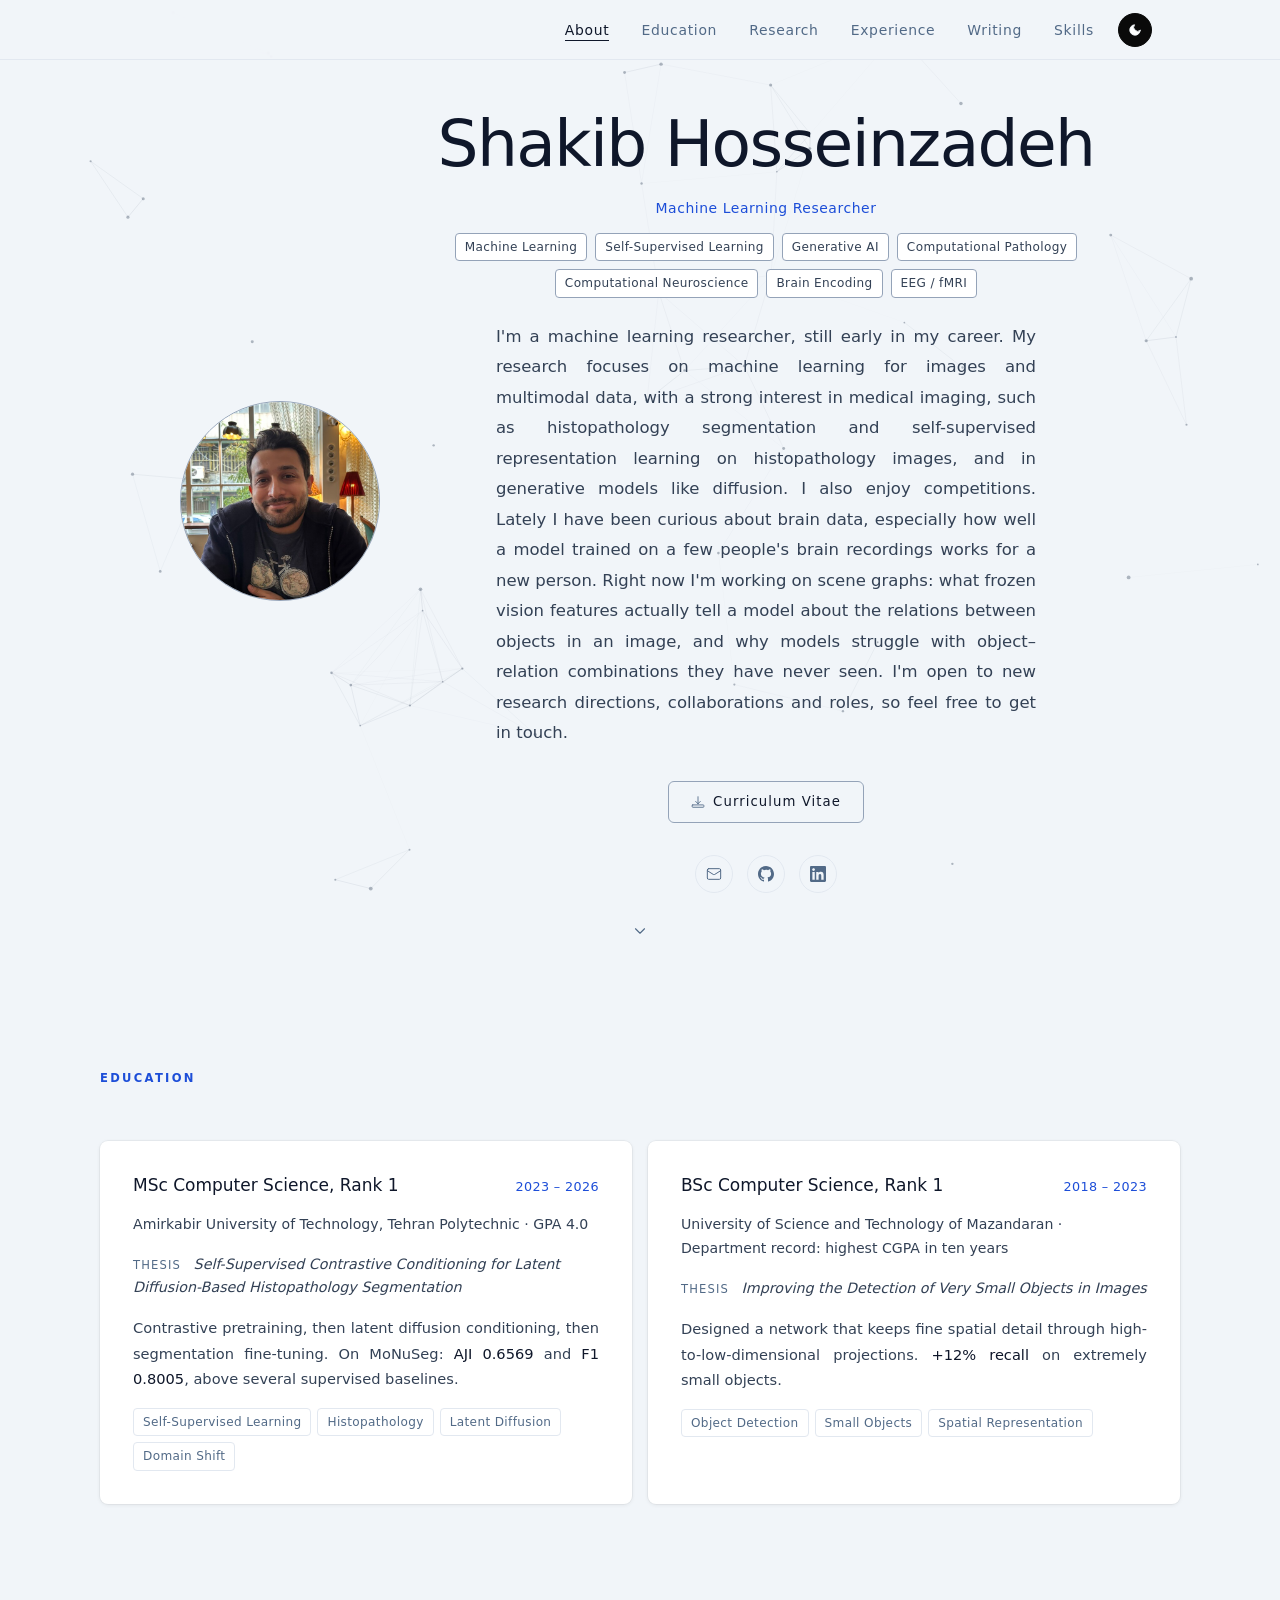
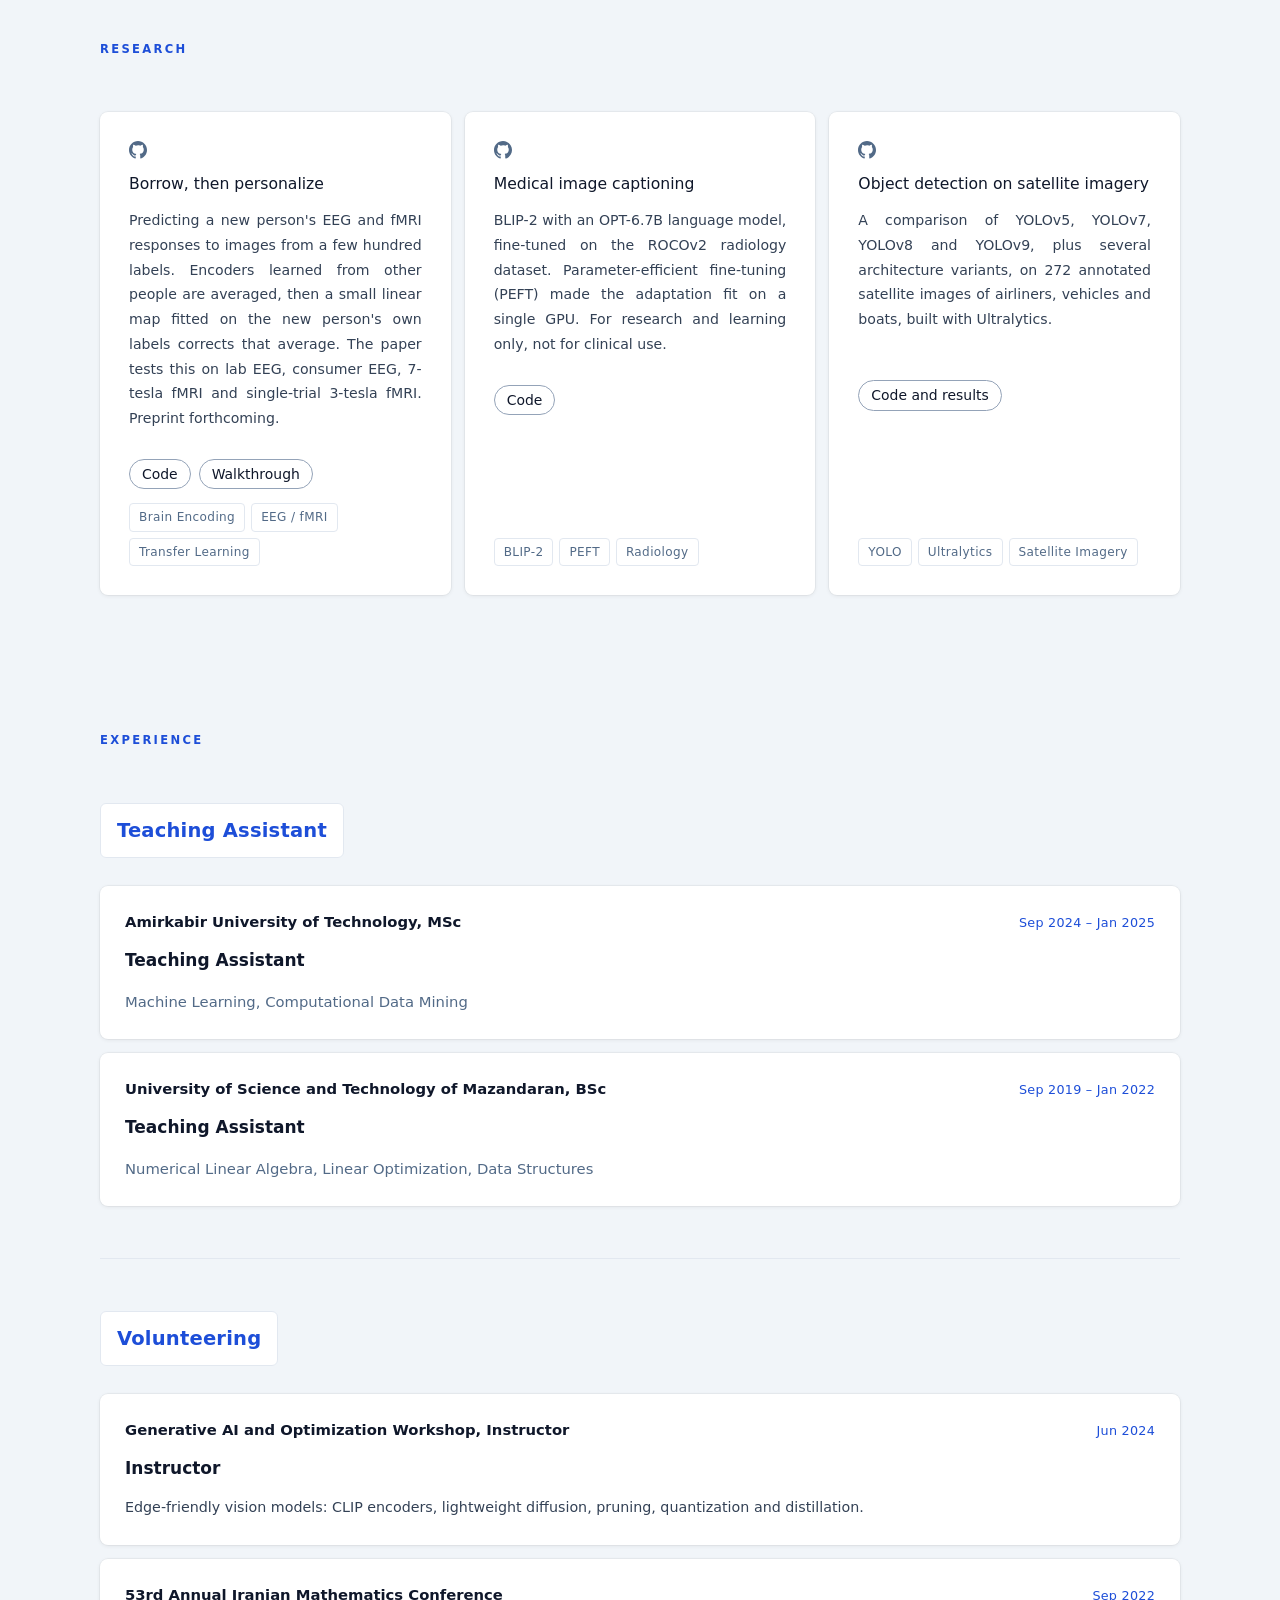
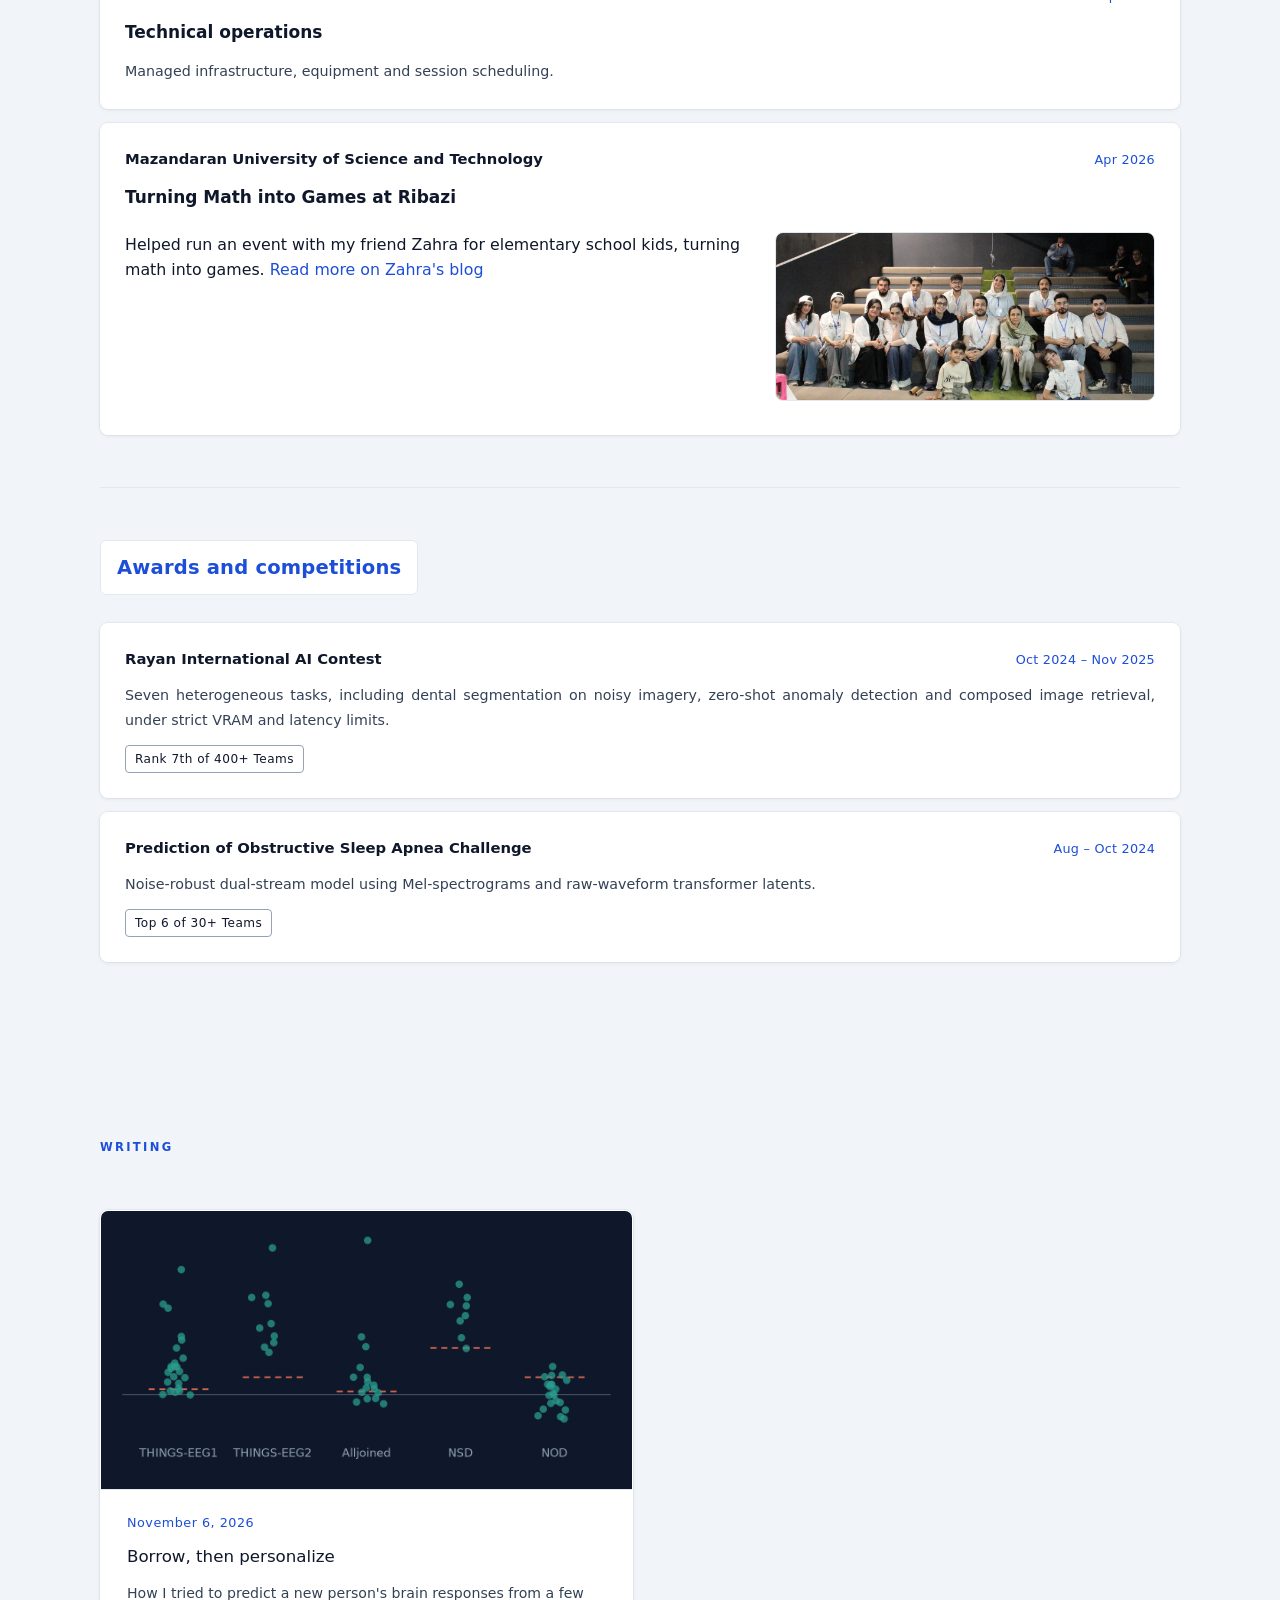
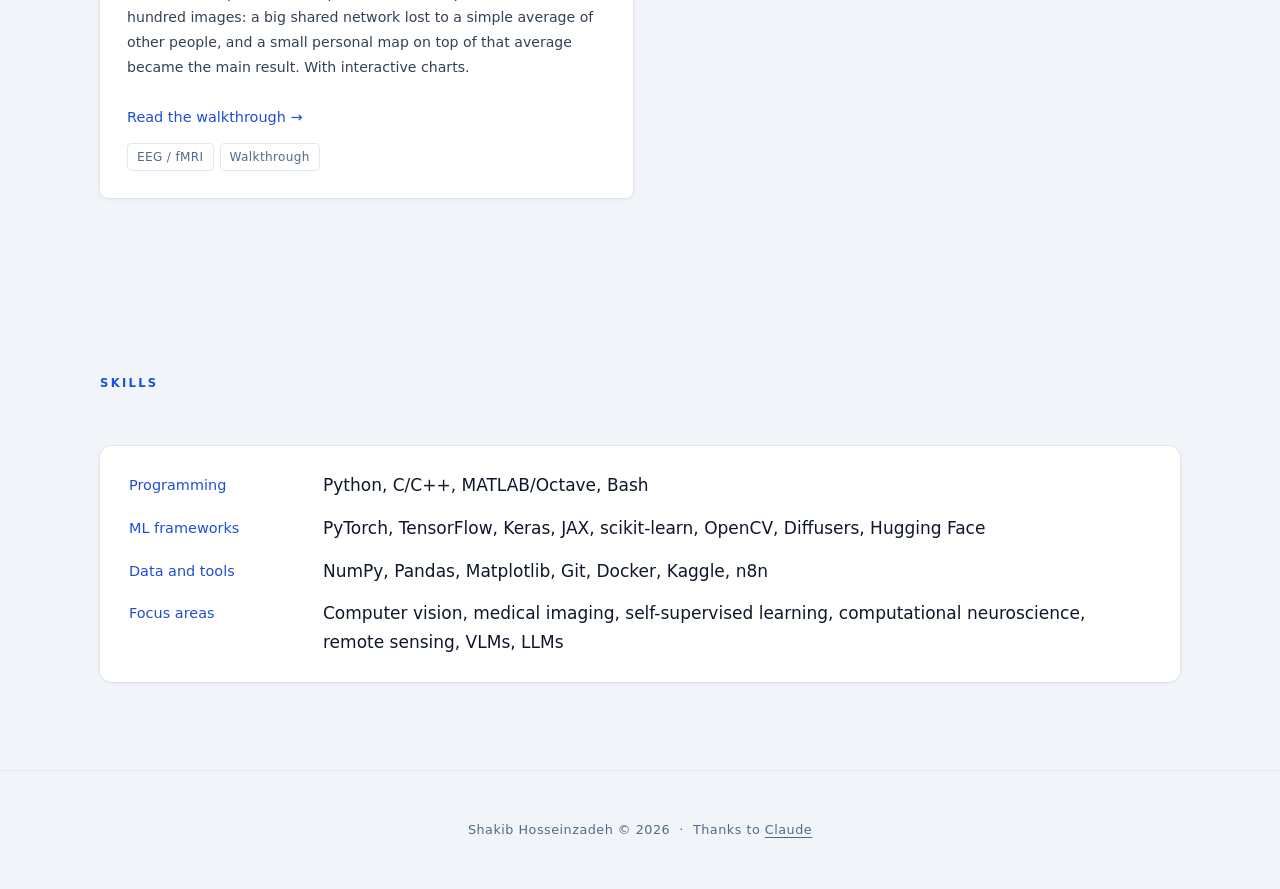
<file: index.html>
<!DOCTYPE html>
<html lang="en">
<head>
  <meta charset="UTF-8">
  <meta name="viewport" content="width=device-width, initial-scale=1.0">
  <title>Shakib Hosseinzadeh</title>
  <meta name="description" content="Shakib Hosseinzadeh: Machine Learning Researcher. Self-Supervised Learning, Generative AI, Computational Pathology.">
  <link rel="icon" type="image/svg+xml" href="assets/icons/favicon.svg">
  <link rel="icon" type="image/png" sizes="32x32" href="assets/icons/favicon-32.png">
  <link rel="icon" href="favicon.ico" sizes="any">
  <link rel="apple-touch-icon" href="assets/icons/apple-touch-icon.png">
  <link rel="stylesheet" href="css/style.css?v=20261121j">
  <script>
    document.documentElement.setAttribute(
      'data-theme', localStorage.getItem('theme') || 'light'
    );
  </script>
</head>
<body>

  <canvas id="stars"></canvas>

  <!-- ============ NAV ============ -->
  <nav id="nav">
    <div class="nav-inner">
      <div class="nav-right">
        <button class="theme-toggle" id="theme-toggle" aria-label="Toggle theme">
          <svg id="icon-sun" viewBox="0 0 24 24" fill="none" stroke="currentColor" stroke-width="1.5" stroke-linecap="round" stroke-linejoin="round" xmlns="http://www.w3.org/2000/svg">
            <circle cx="12" cy="12" r="4"/>
            <path d="M12 2v2M12 20v2M4.93 4.93l1.41 1.41M17.66 17.66l1.41 1.41M2 12h2M20 12h2M4.93 19.07l1.41-1.41M17.66 6.34l1.41-1.41"/>
          </svg>
          <svg id="icon-moon" viewBox="0 0 24 24" fill="none" stroke="currentColor" stroke-width="1.5" stroke-linecap="round" stroke-linejoin="round" xmlns="http://www.w3.org/2000/svg">
            <path d="M21 12.79A9 9 0 1 1 11.21 3 7 7 0 0 0 21 12.79z"/>
          </svg>
        </button>
        <button class="hamburger" id="hamburger" aria-label="Toggle navigation">
          <span></span><span></span><span></span>
        </button>
        <ul class="nav-links" id="nav-links">
          <li><a href="#about" data-section="about">About</a></li>
          <li><a href="#education" data-section="education">Education</a></li>
          <li><a href="#projects" data-section="projects">Research</a></li>
          <li><a href="#experience" data-section="experience">Experience</a></li>
          <li><a href="#blog" data-section="blog">Writing</a></li>
          <li><a href="#skills" data-section="skills">Skills</a></li>
        </ul>
      </div>
    </div>
  </nav>

  <main>

    <!-- ============ ABOUT ============ -->
    <section id="about">
      <div class="hero-outer">
        <img class="avatar reveal" src="assets/avatar/avatar1.jpg" alt="Shakib Hosseinzadeh">
        <div class="hero-content">
          <h1 class="reveal">Shakib Hosseinzadeh</h1>
          <p class="hero-affiliation reveal" style="--delay:60ms">
            Machine Learning Researcher
          </p>
          <div class="hero-tags reveal" style="--delay:100ms">
            <span class="tag">Machine Learning</span>
            <span class="tag">Self-Supervised Learning</span>
            <span class="tag">Generative AI</span>
            <span class="tag">Computational Pathology</span>
            <span class="tag">Computational Neuroscience</span>
            <span class="tag">Brain Encoding</span>
            <span class="tag">EEG / fMRI</span>
          </div>
          <p class="hero-bio reveal" style="--delay:180ms">
            I'm a machine learning researcher, still early in my career. My research focuses on machine learning for images and multimodal data, with a strong interest in medical imaging, such as histopathology segmentation and self-supervised representation learning on histopathology images, and in generative models like diffusion. I also enjoy competitions. Lately I have been curious about brain data, especially how well a model trained on a few people's brain recordings works for a new person. Right now I'm working on scene graphs: what frozen vision features actually tell a model about the relations between objects in an image, and why models struggle with object–relation combinations they have never seen. I'm open to new research directions, collaborations and roles, so feel free to get in touch.
          </p>
          <div class="hero-ctas reveal" style="--delay:240ms">
            <a href="https://drive.google.com/file/d/1gDQLF_KTYmtxlZ9K21J56DExcM-wgTAG/view?usp=sharing" class="cv-btn" target="_blank" rel="noopener">
              <svg viewBox="0 0 24 24" fill="none" stroke="currentColor" stroke-width="1.5" stroke-linecap="round" stroke-linejoin="round" xmlns="http://www.w3.org/2000/svg">
                <path d="M12 15V3m0 12-4-4m4 4 4-4"/><rect x="2" y="17" width="20" height="4" rx="1"/>
              </svg>
              Curriculum Vitae
            </a>
          </div>
          <div class="social-row reveal" style="--delay:300ms">
            <a href="mailto:mshakibhz@gmail.com" class="social-link" aria-label="Email">
              <svg viewBox="0 0 24 24" fill="none" stroke="currentColor" stroke-width="1.5" stroke-linecap="round" stroke-linejoin="round" xmlns="http://www.w3.org/2000/svg">
                <rect x="2" y="4" width="20" height="16" rx="2"/>
                <path d="m22 7-8.97 5.7a1.94 1.94 0 0 1-2.06 0L2 7"/>
              </svg>
            </a>
            <a href="https://github.com/shakkak" target="_blank" rel="noopener" class="social-link" aria-label="GitHub">
              <svg viewBox="0 0 24 24" fill="currentColor" xmlns="http://www.w3.org/2000/svg">
                <path d="M12 0C5.374 0 0 5.373 0 12c0 5.302 3.438 9.8 8.207 11.387.599.111.793-.261.793-.577v-2.234c-3.338.726-4.033-1.416-4.033-1.416-.546-1.387-1.333-1.756-1.333-1.756-1.089-.745.083-.729.083-.729 1.205.084 1.839 1.237 1.839 1.237 1.07 1.834 2.807 1.304 3.492.997.107-.775.418-1.305.762-1.604-2.665-.305-5.467-1.334-5.467-5.931 0-1.311.469-2.381 1.236-3.221-.124-.303-.535-1.524.117-3.176 0 0 1.008-.322 3.301 1.23A11.509 11.509 0 0 1 12 5.803c1.02.005 2.047.138 3.006.404 2.291-1.552 3.297-1.23 3.297-1.23.653 1.653.242 2.874.118 3.176.77.84 1.235 1.911 1.235 3.221 0 4.609-2.807 5.624-5.479 5.921.43.372.823 1.102.823 2.222v3.293c0 .319.192.694.801.576C20.566 21.797 24 17.3 24 12c0-6.627-5.373-12-12-12z"/>
              </svg>
            </a>
            <a href="https://www.linkedin.com/in/m-shakib-hosseinzadeh/" target="_blank" rel="noopener" class="social-link" aria-label="LinkedIn">
              <svg viewBox="0 0 24 24" fill="currentColor" xmlns="http://www.w3.org/2000/svg">
                <path d="M20.447 20.452h-3.554v-5.569c0-1.328-.027-3.037-1.852-3.037-1.853 0-2.136 1.445-2.136 2.939v5.667H9.351V9h3.414v1.561h.046c.477-.9 1.637-1.85 3.37-1.85 3.601 0 4.267 2.37 4.267 5.455v6.286zM5.337 7.433c-1.144 0-2.063-.926-2.063-2.065 0-1.138.92-2.063 2.063-2.063 1.14 0 2.064.925 2.064 2.063 0 1.139-.925 2.065-2.064 2.065zm1.782 13.019H3.555V9h3.564v11.452zM22.225 0H1.771C.792 0 0 .774 0 1.729v20.542C0 23.227.792 24 1.771 24h20.451C23.2 24 24 23.227 24 22.271V1.729C24 .774 23.2 0 22.222 0h.003z"/>
              </svg>
            </a>
          </div>
        </div>
      </div>
      <div class="scroll-hint">
        <svg viewBox="0 0 24 24" fill="none" stroke="currentColor" stroke-width="1.5" stroke-linecap="round" stroke-linejoin="round" xmlns="http://www.w3.org/2000/svg">
          <polyline points="6 9 12 15 18 9"/>
        </svg>
      </div>
    </section>

  <section id="education">
    <div class="section-inner">
      <p class="section-label reveal">Education</p>
      <div class="edu-grid">
          <div class="card reveal" style="--delay:0ms">
            <div class="card-header">
              <span class="card-degree">MSc Computer Science, Rank 1</span>
              <span class="card-date">2023 – 2026</span>
            </div>
            <p class="card-inst">Amirkabir University of Technology, Tehran Polytechnic · GPA 4.0</p>
            <p class="card-thesis">
              <span class="thesis-label">Thesis</span>
              Self-Supervised Contrastive Conditioning for Latent Diffusion-Based Histopathology Segmentation
            </p>
            <p class="card-desc">Contrastive pretraining, then latent diffusion conditioning, then segmentation fine-tuning. On MoNuSeg: <span class="metric">AJI 0.6569</span> and <span class="metric">F1 0.8005</span>, above several supervised baselines.</p>
            <div class="tags"><span class="tag">Self-Supervised Learning</span><span class="tag">Histopathology</span><span class="tag">Latent Diffusion</span><span class="tag">Domain Shift</span></div>
          </div>
          <div class="card reveal" style="--delay:120ms">
            <div class="card-header">
              <span class="card-degree">BSc Computer Science, Rank 1</span>
              <span class="card-date">2018 – 2023</span>
            </div>
            <p class="card-inst">University of Science and Technology of Mazandaran · Department record: highest CGPA in ten years</p>
            <p class="card-thesis">
              <span class="thesis-label">Thesis</span>
              Improving the Detection of Very Small Objects in Images
            </p>
            <p class="card-desc">Designed a network that keeps fine spatial detail through high-to-low-dimensional projections. <span class="metric">+12% recall</span> on extremely small objects.</p>
            <div class="tags"><span class="tag">Object Detection</span><span class="tag">Small Objects</span><span class="tag">Spatial Representation</span></div>
          </div>
      </div>
    </div>
  </section>

  <section id="projects">
    <div class="section-inner">
      <p class="section-label reveal">Research</p>
      <div class="projects-grid">
          <div class="project-card reveal" style="--delay:0ms">
            <svg class="gh-icon" viewBox="0 0 24 24" fill="currentColor" xmlns="http://www.w3.org/2000/svg">
              <path d="M12 0C5.374 0 0 5.373 0 12c0 5.302 3.438 9.8 8.207 11.387.599.111.793-.261.793-.577v-2.234c-3.338.726-4.033-1.416-4.033-1.416-.546-1.387-1.333-1.756-1.333-1.756-1.089-.745.083-.729.083-.729 1.205.084 1.839 1.237 1.839 1.237 1.07 1.834 2.807 1.304 3.492.997.107-.775.418-1.305.762-1.604-2.665-.305-5.467-1.334-5.467-5.931 0-1.311.469-2.381 1.236-3.221-.124-.303-.535-1.524.117-3.176 0 0 1.008-.322 3.301 1.23A11.509 11.509 0 0 1 12 5.803c1.02.005 2.047.138 3.006.404 2.291-1.552 3.297-1.23 3.297-1.23.653 1.653.242 2.874.118 3.176.77.84 1.235 1.911 1.235 3.221 0 4.609-2.807 5.624-5.479 5.921.43.372.823 1.102.823 2.222v3.293c0 .319.192.694.801.576C20.566 21.797 24 17.3 24 12c0-6.627-5.373-12-12-12z"/>
            </svg>
            <h3>Borrow, then personalize</h3>
            <p>Predicting a new person's EEG and fMRI responses to images from a few hundred labels. Encoders learned from other people are averaged, then a small linear map fitted on the new person's own labels corrects that average. The paper tests this on lab EEG, consumer EEG, 7-tesla fMRI and single-trial 3-tesla fMRI. Preprint forthcoming.</p>
            <p class="card-links"><a href="https://github.com/Shakkak/Borrow-then-Personalize-EEG-fMRI-Brain-Encoding-with-Limited-Labels" target="_blank" rel="noopener">Code</a> <a href="projects/posts/eeg-fmri-borrow-personalize/">Walkthrough</a></p>
            <div class="tags"><span class="tag">Brain Encoding</span><span class="tag">EEG / fMRI</span><span class="tag">Transfer Learning</span></div>
          </div>
          <div class="project-card reveal" style="--delay:100ms">
            <svg class="gh-icon" viewBox="0 0 24 24" fill="currentColor" xmlns="http://www.w3.org/2000/svg">
              <path d="M12 0C5.374 0 0 5.373 0 12c0 5.302 3.438 9.8 8.207 11.387.599.111.793-.261.793-.577v-2.234c-3.338.726-4.033-1.416-4.033-1.416-.546-1.387-1.333-1.756-1.333-1.756-1.089-.745.083-.729.083-.729 1.205.084 1.839 1.237 1.839 1.237 1.07 1.834 2.807 1.304 3.492.997.107-.775.418-1.305.762-1.604-2.665-.305-5.467-1.334-5.467-5.931 0-1.311.469-2.381 1.236-3.221-.124-.303-.535-1.524.117-3.176 0 0 1.008-.322 3.301 1.23A11.509 11.509 0 0 1 12 5.803c1.02.005 2.047.138 3.006.404 2.291-1.552 3.297-1.23 3.297-1.23.653 1.653.242 2.874.118 3.176.77.84 1.235 1.911 1.235 3.221 0 4.609-2.807 5.624-5.479 5.921.43.372.823 1.102.823 2.222v3.293c0 .319.192.694.801.576C20.566 21.797 24 17.3 24 12c0-6.627-5.373-12-12-12z"/>
            </svg>
            <h3>Medical image captioning</h3>
            <p>BLIP-2 with an OPT-6.7B language model, fine-tuned on the ROCOv2 radiology dataset. Parameter-efficient fine-tuning (PEFT) made the adaptation fit on a single GPU. For research and learning only, not for clinical use.</p>
            <p class="card-links"><a href="https://github.com/Shakkak/Medical-Image-Captioning-blip2-opt-6.7b" target="_blank" rel="noopener">Code</a></p>
            <div class="tags"><span class="tag">BLIP-2</span><span class="tag">PEFT</span><span class="tag">Radiology</span></div>
          </div>
          <div class="project-card reveal" style="--delay:200ms">
            <svg class="gh-icon" viewBox="0 0 24 24" fill="currentColor" xmlns="http://www.w3.org/2000/svg">
              <path d="M12 0C5.374 0 0 5.373 0 12c0 5.302 3.438 9.8 8.207 11.387.599.111.793-.261.793-.577v-2.234c-3.338.726-4.033-1.416-4.033-1.416-.546-1.387-1.333-1.756-1.333-1.756-1.089-.745.083-.729.083-.729 1.205.084 1.839 1.237 1.839 1.237 1.07 1.834 2.807 1.304 3.492.997.107-.775.418-1.305.762-1.604-2.665-.305-5.467-1.334-5.467-5.931 0-1.311.469-2.381 1.236-3.221-.124-.303-.535-1.524.117-3.176 0 0 1.008-.322 3.301 1.23A11.509 11.509 0 0 1 12 5.803c1.02.005 2.047.138 3.006.404 2.291-1.552 3.297-1.23 3.297-1.23.653 1.653.242 2.874.118 3.176.77.84 1.235 1.911 1.235 3.221 0 4.609-2.807 5.624-5.479 5.921.43.372.823 1.102.823 2.222v3.293c0 .319.192.694.801.576C20.566 21.797 24 17.3 24 12c0-6.627-5.373-12-12-12z"/>
            </svg>
            <h3>Object detection on satellite imagery</h3>
            <p>A comparison of YOLOv5, YOLOv7, YOLOv8 and YOLOv9, plus several architecture variants, on 272 annotated satellite images of airliners, vehicles and boats, built with Ultralytics.</p>
            <p class="card-links"><a href="https://github.com/Shakkak/Results-of-Satellite-Image-Analysis-Using-YOLO-And-Ultralytics" target="_blank" rel="noopener">Code and results</a></p>
            <div class="tags"><span class="tag">YOLO</span><span class="tag">Ultralytics</span><span class="tag">Satellite Imagery</span></div>
          </div>
      </div>
    </div>
  </section>

  <section id="experience">
    <div class="section-inner">
      <p class="section-label reveal">Experience</p>

        <div class="exp-group reveal">
          <h3 class="exp-role">Teaching Assistant</h3>
          <div class="exp-items">
            <div class="exp-item reveal" style="--delay:0ms">
              <div class="exp-item-head">
                <span class="exp-inst">Amirkabir University of Technology, MSc</span>
                <span class="exp-date">Sep 2024 – Jan 2025</span>
              </div>
              <h4 class="exp-title">Teaching Assistant</h4>
              <p class="exp-detail">Machine Learning, Computational Data Mining</p>
              
              
            </div>
            <div class="exp-item reveal" style="--delay:80ms">
              <div class="exp-item-head">
                <span class="exp-inst">University of Science and Technology of Mazandaran, BSc</span>
                <span class="exp-date">Sep 2019 – Jan 2022</span>
              </div>
              <h4 class="exp-title">Teaching Assistant</h4>
              <p class="exp-detail">Numerical Linear Algebra, Linear Optimization, Data Structures</p>
              
              
            </div>
          </div>
        </div>

        <div class="exp-divider"></div>

        <div class="exp-group reveal">
          <h3 class="exp-role">Volunteering</h3>
          <div class="exp-items">
            <div class="exp-item reveal" style="--delay:0ms">
              <div class="exp-item-head">
                <span class="exp-inst">Generative AI and Optimization Workshop, Instructor</span>
                <span class="exp-date">Jun 2024</span>
              </div>
              <h4 class="exp-title">Instructor</h4>
              
              <p class="exp-desc">Edge-friendly vision models: CLIP encoders, lightweight diffusion, pruning, quantization and distillation.</p>
              
            </div>
            <div class="exp-item reveal" style="--delay:80ms">
              <div class="exp-item-head">
                <span class="exp-inst">53rd Annual Iranian Mathematics Conference</span>
                <span class="exp-date">Sep 2022</span>
              </div>
              <h4 class="exp-title">Technical operations</h4>
              
              <p class="exp-desc">Managed infrastructure, equipment and session scheduling.</p>
              
            </div>
            <div class="exp-item reveal" style="--delay:160ms">
              <div class="exp-item-head">
                <span class="exp-inst">Mazandaran University of Science and Technology</span>
                <span class="exp-date">Apr 2026</span>
              </div>
              <h4 class="exp-title">Turning Math into Games at Ribazi</h4>
              <div class="event-split">
              <div class="event-text">Helped run an event with my friend Zahra for elementary school kids, turning math into games. <a href="https://zahrakvrz.github.io/#blog:~:text=Turning%20Math%20into%20Games%20at%20Ribazi" target="_blank" rel="noopener">Read more on Zahra's blog</a></div>
              <a class="thumb-link" href="assets/ribazi/fig5.jpg" target="_blank" rel="noopener" title="Open full size"><img class="exp-thumb" src="assets/ribazi/fig5.jpg" alt="Ribazi event: elementary school students playing math games"></a>
            </div>
            </div>
          </div>
        </div>

        <div class="exp-divider"></div>

        <div class="exp-group reveal">
          <h3 class="exp-role">Awards and competitions</h3>
          <div class="exp-items">
            <div class="exp-item reveal" style="--delay:0ms">
              <div class="exp-item-head">
                <span class="exp-inst">Rayan International AI Contest</span>
                <span class="exp-date">Oct 2024 – Nov 2025</span>
              </div>
              <p class="exp-desc">Seven heterogeneous tasks, including dental segmentation on noisy imagery, zero-shot anomaly detection and composed image retrieval, under strict VRAM and latency limits.</p>
              
              
              <div class="tags"><span class="badge-solid">Rank 7th of 400+ Teams</span></div>
            </div>
            <div class="exp-item reveal" style="--delay:80ms">
              <div class="exp-item-head">
                <span class="exp-inst">Prediction of Obstructive Sleep Apnea Challenge</span>
                <span class="exp-date">Aug – Oct 2024</span>
              </div>
              <p class="exp-desc">Noise-robust dual-stream model using Mel-spectrograms and raw-waveform transformer latents.</p>
              
              
              <div class="tags"><span class="badge-solid">Top 6 of 30+ Teams</span></div>
            </div>
          </div>
        </div>

    </div>
  </section>

  <section id="blog">
    <div class="section-inner">
      <p class="section-label reveal">Writing</p>
      <div class="blog-grid">
        <a class="blog-card reveal" href="projects/posts/eeg-fmri-borrow-personalize/">
          <img class="blog-thumb" src="projects/posts/eeg-fmri-borrow-personalize/cover.png"
               alt="Each person's gain of the personal map over borrowing in five datasets" loading="lazy">
          <div class="blog-body">
            <p class="blog-date">November 6, 2026</p>
            <h3>Borrow, then personalize</h3>
            <p>How I tried to predict a new person's brain responses from a few hundred images: a big shared network lost to a simple average of other people, and a small personal map on top of that average became the main result. With interactive charts.</p>
            <p class="card-links"><span class="read-more">Read the walkthrough →</span></p>
            <div class="tags"><span class="tag">EEG / fMRI</span><span class="tag">Walkthrough</span></div>
          </div>
        </a>
      </div>
    </div>
  </section>

  <section id="skills">
    <div class="section-inner">
      <p class="section-label reveal">Skills</p>
      <dl class="skills reveal">
        <dt>Programming</dt>
        <dd>Python, C/C++, MATLAB/Octave, Bash</dd>
        <dt>ML frameworks</dt>
        <dd>PyTorch, TensorFlow, Keras, JAX, scikit-learn, OpenCV, Diffusers, Hugging Face</dd>
        <dt>Data and tools</dt>
        <dd>NumPy, Pandas, Matplotlib, Git, Docker, Kaggle, n8n</dd>
        <dt>Focus areas</dt>
        <dd>Computer vision, medical imaging, self-supervised learning, computational neuroscience, remote sensing, VLMs, LLMs</dd>
      </dl>
    </div>
  </section>

  </main>

  <footer>
    <p>Shakib Hosseinzadeh &copy; 2026 &nbsp;&middot;&nbsp; Thanks to <a href="https://claude.ai" target="_blank" rel="noopener" style="color:inherit;text-decoration:underline;text-underline-offset:3px;">Claude</a></p>
  </footer>

  <script src="js/main.js?v=v2"></script>
</body>
</html>
</file>
<file: css/style.css>
/* =========================================
   Custom Properties
   ========================================= */
:root {
  --bg:           #0a0a0a;
  --surface:      #111111;
  --border:       #1e1e1e;
  --border-hover: #3a3a3a;
  --text-1:       #f1f5f9;
  --text-2:       #a0b4c8;
  --text-3:       #94a3b8;
  --accent:       #93c5fd;
  --nav-h:        60px;
  --max-w:        1080px;
  --pad-section:  88px;
}

/* =========================================
   Light Theme Overrides
   ========================================= */
[data-theme="light"] {
  --bg:           #f1f5f9;
  --surface:      #ffffff;
  --border:       #e2e8f0;
  --border-hover: #94a3b8;
  --text-1:       #0f172a;
  --text-2:       #334155;
  --text-3:       #526a87;
  --accent:       #1d4ed8;
}

[data-theme="light"] #nav {
  background: rgba(241, 245, 249, 0.92);
}

[data-theme="light"] .nav-links {
  background: rgba(241, 245, 249, 0.97);
}

/* Cards float with shadow — no color-patch sections */
[data-theme="light"] .card,
[data-theme="light"] .project-card,
[data-theme="light"] .exp-item {
  border-color: transparent;
  box-shadow: 0 1px 4px rgba(0,0,0,0.07), 0 0 0 1px rgba(0,0,0,0.04);
}

[data-theme="light"] .card:hover,
[data-theme="light"] .project-card:hover,
[data-theme="light"] .exp-item:hover {
  border-color: transparent;
  box-shadow: 0 4px 18px rgba(0,0,0,0.1), 0 0 0 1px rgba(0,0,0,0.05);
}

/* Tags — white fill in light mode so they lift off the grey bg */
[data-theme="light"] .tag {
  background: var(--surface);
}

/* =========================================
   Reset & Base
   ========================================= */
*, *::before, *::after {
  box-sizing: border-box;
  margin: 0;
  padding: 0;
}

html {
  font-size: 17px;
  scroll-behavior: smooth;
}

body {
  background: var(--bg);
  color: var(--text-1);
  font-family: system-ui, -apple-system, BlinkMacSystemFont, 'Segoe UI', Helvetica, Arial, sans-serif;
  line-height: 1.7;
  overflow-x: hidden;
  -webkit-font-smoothing: antialiased;
}

a {
  color: inherit;
  text-decoration: none;
}

ul { list-style: none; }

/* =========================================
   Stars Canvas
   ========================================= */
#stars {
  position: fixed;
  inset: 0;
  z-index: -1;
  pointer-events: none;
}

/* =========================================
   Navigation
   ========================================= */
#nav {
  position: fixed;
  top: 0;
  left: 0;
  right: 0;
  height: var(--nav-h);
  z-index: 100;
  background: rgba(10, 10, 10, 0.78);
  backdrop-filter: blur(16px);
  -webkit-backdrop-filter: blur(16px);
  border-bottom: 1px solid var(--border);
}

.nav-inner {
  max-width: var(--max-w);
  margin: 0 auto;
  height: 100%;
  padding: 0 28px;
  display: flex;
  align-items: center;
  justify-content: flex-end;
  position: relative;
}


.nav-links {
  display: flex;
  gap: 32px;
  align-items: center;
}

.nav-links a {
  font-size: 0.82rem;
  color: var(--text-3);
  letter-spacing: 0.05em;
  position: relative;
  padding-bottom: 2px;
  transition: color 0.2s;
}

.nav-links a::after {
  content: '';
  position: absolute;
  bottom: -1px;
  left: 0;
  width: 100%;
  height: 1px;
  background: var(--text-1);
  transform: scaleX(0);
  transform-origin: left;
  transition: transform 0.25s ease;
}

.nav-links a:hover,
.nav-links a.active {
  color: var(--text-1);
}

.nav-links a:hover::after,
.nav-links a.active::after {
  transform: scaleX(1);
}

/* — Right side nav wrapper — */
.nav-right {
  display: flex;
  align-items: center;
  gap: 10px;
}

/* — Theme toggle — */
.theme-toggle {
  display: flex;
  align-items: center;
  justify-content: center;
  width: 34px;
  height: 34px;
  background: #111111;
  border: 1px solid #2a2a2a;
  border-radius: 50%;
  cursor: pointer;
  color: var(--text-3);
  flex-shrink: 0;
  transition: color 0.2s, border-color 0.2s, background 0.2s;
}

.theme-toggle:hover {
  background: #1e1e1e;
  border-color: #3a3a3a;
  color: var(--text-1);
}

.theme-toggle svg {
  width: 14px;
  height: 14px;
}




/* Moon button — dark background in light theme so it pops against white */
[data-theme="light"] .theme-toggle {
  background: #0a0a0a;
  border-color: #0a0a0a;
  color: #f1f5f9;
  transition: color 0.2s, border-color 0.2s, background 0.2s;
}

[data-theme="light"] .theme-toggle:hover {
  background: #1f2937;
  border-color: #1f2937;
  color: #ffffff;
}

/* — Hamburger — */
.hamburger {
  display: none;
  flex-direction: column;
  gap: 5px;
  background: none;
  border: none;
  cursor: pointer;
  padding: 6px 4px;
  z-index: 10;
}

.hamburger span {
  display: block;
  width: 20px;
  height: 1px;
  background: var(--text-2);
  transition: transform 0.28s ease, opacity 0.28s ease;
}

.hamburger.open span:nth-child(1) { transform: translateY(6px) rotate(45deg); }
.hamburger.open span:nth-child(2) { opacity: 0; transform: scaleX(0); }
.hamburger.open span:nth-child(3) { transform: translateY(-6px) rotate(-45deg); }

/* =========================================
   Section Common
   ========================================= */
section {
  padding: var(--pad-section) 28px;
  scroll-margin-top: var(--nav-h);
}

.section-inner {
  max-width: var(--max-w);
  margin: 0 auto;
}


.section-label {
  font-size: 0.68rem;
  font-weight: 500;
  letter-spacing: 0.2em;
  text-transform: uppercase;
  color: var(--text-3);
  margin-bottom: 52px;
}

/* =========================================
   Reveal Animation
   ========================================= */
.reveal {
  opacity: 0;
  transform: translateY(22px);
  transition:
    opacity  0.65s ease,
    transform 0.65s ease;
  transition-delay: var(--delay, 0ms);
}

.reveal.visible {
  opacity: 1;
  transform: translateY(0);
}

/* =========================================
   Hero / About
   ========================================= */
#about {
  min-height: 100dvh;
  display: flex;
  flex-direction: column;
  align-items: center;
  justify-content: center;
  text-align: center;
  padding-top: calc(var(--nav-h) + 48px);
  position: relative;
}

/* Avatar left, centred content right — the whole row is centred by #about */
.hero-outer {
  display: flex;
  align-items: center;
  gap: 52px;
  width: 100%;
  max-width: 920px;
}

.avatar {
  display: none;
  width: 200px;
  height: 200px;
  border-radius: 50%;
  object-fit: cover;
  border: 1px solid var(--border-hover);
  flex-shrink: 0;
  filter: none;
}

.has-avatar .avatar {
  display: block;
}

.hero-content {
  flex: 1;
  display: flex;
  flex-direction: column;
  align-items: center;
  text-align: center;
}

#about h1 {
  font-size: clamp(2rem, 5.5vw, 3.8rem);
  font-weight: 300;
  letter-spacing: -0.025em;
  line-height: 1.1;
  margin-bottom: 18px;
  color: var(--text-1);
}

.hero-affiliation {
  font-size: 0.82rem;
  color: var(--text-2);
  letter-spacing: 0.04em;
  margin-bottom: 12px;
}

.hero-tags {
  display: flex;
  flex-wrap: wrap;
  gap: 8px;
  justify-content: center;
  margin-bottom: 24px;
}

/* Tags in about hero — brighter so they read against dark bg */
.hero-tags .tag {
  color: var(--text-2);
  border-color: var(--border-hover);
}

.hero-bio {
  font-size: 0.97rem;
  color: var(--text-2);
  line-height: 1.85;
  margin-bottom: 32px;
  max-width: 540px;
}

/* — CV download button — */
.hero-ctas {
  display: flex;
  gap: 12px;
  justify-content: center;
  margin-bottom: 32px;
}

.cv-btn {
  display: inline-flex;
  align-items: center;
  gap: 8px;
  font-size: 0.78rem;
  letter-spacing: 0.08em;
  color: var(--text-1);
  border: 1px solid var(--border-hover);
  border-radius: 6px;
  padding: 9px 22px;
  transition: background 0.2s, border-color 0.2s, transform 0.2s;
}

.cv-btn svg {
  width: 14px;
  height: 14px;
  color: var(--text-3);
}

.cv-btn:hover {
  background: rgba(255, 255, 255, 0.06);
  border-color: var(--text-2);
  transform: translateY(-1px);
}

[data-theme="light"] .cv-btn:hover {
  background: rgba(0, 0, 0, 0.04);
}

.social-row {
  display: flex;
  gap: 14px;
  justify-content: center;
}

.social-link {
  display: flex;
  align-items: center;
  justify-content: center;
  width: 38px;
  height: 38px;
  border: 1px solid var(--border);
  border-radius: 50%;
  color: var(--text-3);
  transition: color 0.2s, border-color 0.2s;
}

.social-link:hover {
  color: var(--text-1);
  border-color: var(--border-hover);
}

.social-link svg {
  width: 16px;
  height: 16px;
}

.scroll-hint {
  position: absolute;
  bottom: 32px;
  left: 50%;
  transform: translateX(-50%);
  color: var(--text-3);
  animation: bounce 2.4s ease-in-out infinite;
}

.scroll-hint svg {
  width: 18px;
  height: 18px;
}

@keyframes bounce {
  0%, 100% { transform: translateX(-50%) translateY(0); opacity: 0.4; }
  50%       { transform: translateX(-50%) translateY(7px); opacity: 0.8; }
}

/* =========================================
   Education
   ========================================= */
.edu-grid {
  display: grid;
  grid-template-columns: 1fr 1fr;
  gap: 16px;
}

/* =========================================
   Cards (shared)
   ========================================= */
.card {
  background: var(--surface);
  border: 1px solid var(--border);
  border-radius: 8px;
  padding: 32px;
  display: flex;
  flex-direction: column;
  gap: 16px;
  transition: border-color 0.25s ease, transform 0.25s ease;
}

.card:hover {
  border-color: var(--border-hover);
  transform: translateY(-2px);
}

.card-header {
  display: flex;
  justify-content: space-between;
  align-items: flex-start;
  gap: 16px;
}

.card-degree {
  font-size: 1rem;
  font-weight: 500;
  color: var(--text-1);
  line-height: 1.3;
}

.card-date {
  font-size: 0.75rem;
  color: var(--text-3);
  white-space: nowrap;
  padding-top: 2px;
  letter-spacing: 0.03em;
}

.card-inst {
  font-size: 0.83rem;
  color: var(--text-2);
}

.card-thesis {
  font-size: 0.84rem;
  color: var(--text-2);
  line-height: 1.6;
  font-style: italic;
}

.thesis-label {
  font-style: normal;
  font-size: 0.68rem;
  font-weight: 500;
  letter-spacing: 0.1em;
  text-transform: uppercase;
  color: var(--text-3);
  margin-right: 8px;
}

.card-supervisor {
  font-size: 0.78rem;
  color: var(--text-3);
  letter-spacing: 0.02em;
}

.metric {
  color: var(--text-1);
  font-weight: 500;
}

.card-desc {
  font-size: 0.86rem;
  color: var(--text-2);
  line-height: 1.75;
  text-align: justify;
}

.badge-row {
  display: flex;
  gap: 8px;
  flex-wrap: wrap;
}

/* =========================================
   Tags & Badges
   ========================================= */
.tags {
  display: flex;
  flex-wrap: wrap;
  gap: 6px;
}

.tag {
  font-size: 0.71rem;
  color: var(--text-3);
  border: 1px solid var(--border);
  border-radius: 4px;
  padding: 3px 9px;
  letter-spacing: 0.03em;
}

.badge {
  font-size: 0.71rem;
  color: var(--text-2);
  border: 1px solid var(--border-hover);
  border-radius: 4px;
  padding: 3px 9px;
  letter-spacing: 0.03em;
}

.badge-solid {
  font-size: 0.71rem;
  color: var(--text-1);
  border: 1px solid var(--border-hover);
  border-radius: 4px;
  padding: 3px 9px;
  letter-spacing: 0.04em;
  background: rgba(255,255,255,0.04);
}

/* =========================================
   Experience
   ========================================= */
.exp-group {
  margin-bottom: 0;
}

.exp-role {
  font-size: 1.15rem;
  font-weight: 650;
  letter-spacing: 0.01em;
  color: var(--text-1);
  background: var(--surface);
  border: 1px solid var(--border);
  border-radius: 6px;
  padding: 10px 16px;
  margin-bottom: 28px;
  display: inline-block;
}

a.badge-solid {
  color: inherit;
  text-decoration: none;
}
a.badge-solid:hover {
  opacity: 0.85;
}


.exp-items {
  display: flex;
  flex-direction: column;
  gap: 14px;
}

.exp-item {
  background: var(--surface);
  border: 1px solid var(--border);
  border-radius: 8px;
  padding: 24px;
  display: flex;
  flex-direction: column;
  gap: 12px;
  transition: border-color 0.25s ease, transform 0.25s ease;
}

.exp-item:hover {
  border-color: var(--border-hover);
  transform: translateY(-2px);
}

.exp-item-head {
  display: flex;
  justify-content: space-between;
  align-items: flex-start;
  gap: 12px;
}

.exp-inst {
  font-size: 0.87rem;
  color: var(--text-2);
  line-height: 1.5;
}

.exp-date {
  font-size: 0.75rem;
  color: var(--text-3);
  white-space: nowrap;
  letter-spacing: 0.02em;
  padding-top: 1px;
}

.exp-desc {
  font-size: 0.84rem;
  color: var(--text-2);
  line-height: 1.75;
  text-align: justify;
}

.exp-event {
  color: var(--text-1);
  font-weight: 600;
}


.exp-divider {
  height: 1px;
  background: var(--border);
  margin: 52px 0;
}

/* =========================================
   Projects
   ========================================= */
.projects-grid {
  display: grid;
  grid-template-columns: repeat(3, 1fr);
  gap: 14px;
}

.project-card {
  background: var(--surface);
  border: 1px solid var(--border);
  border-radius: 8px;
  padding: 28px;
  display: flex;
  flex-direction: column;
  gap: 14px;
  transition: border-color 0.25s ease, transform 0.25s ease;
  cursor: pointer;
}

.project-card:hover {
  border-color: var(--border-hover);
  transform: translateY(-3px);
}

.gh-icon {
  width: 18px;
  height: 18px;
  color: var(--text-3);
  flex-shrink: 0;
}

.project-card h3 {
  font-size: 0.92rem;
  font-weight: 500;
  color: var(--text-1);
  line-height: 1.4;
}

.project-card p {
  font-size: 0.83rem;
  color: var(--text-2);
  line-height: 1.75;
  flex: 1;
  text-align: justify;
}

/* =========================================
   Blog
   ========================================= */
.blog-grid {
  display: grid;
  grid-template-columns: repeat(2, 1fr);
  gap: 14px;
}

.blog-card {
  background: var(--surface);
  border: 1px solid var(--border);
  border-radius: 8px;
  overflow: hidden;
  display: flex;
  flex-direction: column;
  transition: border-color 0.25s ease, transform 0.25s ease;
}

.blog-card:hover {
  border-color: var(--border-hover);
  transform: translateY(-3px);
}

.blog-thumb {
  width: 100%;
  aspect-ratio: 1200 / 630;
  object-fit: cover;
  display: block;
  border-bottom: 1px solid var(--border);
}

.blog-body {
  padding: 22px 26px 26px;
  display: flex;
  flex-direction: column;
  gap: 12px;
  flex: 1;
}

.blog-date {
  font-size: 0.75rem;
  color: var(--text-3);
  letter-spacing: 0.04em;
}

.blog-card h3 {
  font-size: 0.98rem;
  font-weight: 500;
  color: var(--text-1);
  line-height: 1.4;
}

.blog-body p:not(.blog-date) {
  font-size: 0.83rem;
  color: var(--text-2);
  line-height: 1.75;
  flex: 1;
}

[data-theme="light"] .blog-card {
  border-color: transparent;
  box-shadow: 0 1px 4px rgba(0,0,0,0.07), 0 0 0 1px rgba(0,0,0,0.04);
}

[data-theme="light"] .blog-card:hover {
  border-color: transparent;
  box-shadow: 0 4px 18px rgba(0,0,0,0.1), 0 0 0 1px rgba(0,0,0,0.05);
}

@media (max-width: 768px) {
  .blog-grid { grid-template-columns: 1fr; }
}

/* =========================================
   Research Interests
   ========================================= */
.research-grid {
  display: grid;
  grid-template-columns: 1fr 1fr;
  gap: 14px;
}

.research-card {
  background: var(--surface);
  border: 1px solid var(--border);
  border-radius: 8px;
  padding: 30px;
  display: flex;
  flex-direction: column;
  gap: 14px;
  transition: border-color 0.25s ease, transform 0.25s ease;
}

.research-card:hover {
  border-color: var(--border-hover);
  transform: translateY(-2px);
}

.research-icon {
  width: 36px;
  height: 36px;
  color: var(--text-3);
  flex-shrink: 0;
}

.research-icon svg {
  width: 100%;
  height: 100%;
}

.research-card h3 {
  font-size: 0.9rem;
  font-weight: 500;
  color: var(--text-1);
  line-height: 1.3;
}

.research-card p {
  font-size: 0.84rem;
  color: var(--text-2);
  line-height: 1.75;
}

/* =========================================
   Skills
   ========================================= */
.skills-grid {
  display: grid;
  grid-template-columns: 1fr 1fr;
  gap: 36px 48px;
}

.skill-group {
  display: flex;
  flex-direction: column;
  gap: 14px;
}

.skill-cat {
  font-size: 0.75rem;
  font-weight: 500;
  color: var(--text-2);
  letter-spacing: 0.06em;
}

/* Skills tags brighter in dark mode */
#skills .tag {
  color: var(--text-2);
}

/* Tighten gaps between specific section pairs */
#experience { padding-top: 48px; }
#projects   { padding-top: 48px; }

/* =========================================
   Certificates
   ========================================= */
.cert-list {
  list-style: none;
  display: flex;
  flex-direction: column;
  gap: 18px;
}

.cert-list li {
  display: flex;
  align-items: baseline;
  gap: 12px;
  padding-left: 20px;
  border-left: 1px solid var(--border);
}

.cert-list a {
  font-size: 0.87rem;
  color: var(--text-1);
  transition: color 0.2s;
  white-space: nowrap;
}

.cert-list a:hover {
  color: var(--text-2);
}

.cert-by {
  font-size: 0.75rem;
  color: var(--text-3);
  letter-spacing: 0.02em;
}

/* =========================================
   Footer
   ========================================= */
footer {
  padding: 48px 28px;
  text-align: center;
  font-size: 0.75rem;
  color: var(--text-3);
  border-top: 1px solid var(--border);
  letter-spacing: 0.04em;
}

/* =========================================
   Responsive — Tablet / Mobile
   ========================================= */
@media (max-width: 768px) {
  :root { --pad-section: 60px; }

  .hamburger { display: flex; }

  .nav-links {
    display: none;
    position: absolute;
    top: var(--nav-h);
    left: 0;
    right: 0;
    flex-direction: column;
    gap: 0;
    background: rgba(10, 10, 10, 0.96);
    backdrop-filter: blur(16px);
    -webkit-backdrop-filter: blur(16px);
    border-bottom: 1px solid var(--border);
    padding: 8px 0;
  }

  .nav-links.open { display: flex; }

  .nav-links li a {
    display: block;
    padding: 14px 28px;
    font-size: 0.88rem;
  }

  .nav-links a::after { display: none; }

  .edu-grid { grid-template-columns: 1fr; }

  .research-grid { grid-template-columns: 1fr; }

  .projects-grid { grid-template-columns: 1fr; }

  .skills-grid { grid-template-columns: 1fr; gap: 28px; }

  .card-header { flex-direction: column; gap: 6px; }

  .exp-item-head { flex-direction: column; gap: 4px; }

  /* Hero: stack avatar above centered content on mobile */
  .hero-outer {
    flex-direction: column;
    gap: 24px;
  }

  .has-avatar .avatar {
    width: 120px;
    height: 120px;
  }
}

@media (max-width: 480px) {
  :root { --pad-section: 48px; }

  #about h1 { font-size: 2rem; }

  .hero-bio { font-size: 0.9rem; }

  section { padding-left: 20px; padding-right: 20px; }

  .card { padding: 24px; }

  .project-card { padding: 22px; }
}


/* =========================================================
   Version 2: live-site style with the local colours, order and text
   ========================================================= */

/* Blue accent, as in the local version */
.hero-affiliation,
.section-label,
.card-date,
.exp-date,
.blog-date,
.exp-role { color: var(--accent); }
.section-label { font-weight: 600; }

/* Hero paragraph: justified */
.hero-bio {
  text-align: justify;
  hyphens: auto;
  -webkit-hyphens: auto;
}

/* Institution first, courses below (local style) */
.exp-inst { display: block; color: var(--text-1); font-weight: 600; }
.exp-detail { margin: 2px 0 0; font-size: 0.87rem; color: var(--text-3); }

/* Card links (Code, Walkthrough) */
.card-links { margin: 14px 0 0; display: flex; flex-wrap: wrap; align-items: flex-start; gap: 8px; }
.card-links a {
  align-self: flex-start;
  height: auto;
  line-height: 1.5;
  font-size: 0.82rem;
  padding: 4px 12px;
  border: 1px solid var(--border-hover);
  border-radius: 999px;
  color: var(--text-1);
  text-decoration: none;
}
.card-links a:hover { border-color: var(--accent); color: var(--accent); }
.read-more { font-size: 0.85rem; color: var(--accent); }

/* Writing card: whole card is a link */
a.blog-card { text-decoration: none; color: inherit; display: block; }

/* Skills: local two-column text layout */
.skills {
  display: grid;
  grid-template-columns: 1fr;
  gap: 14px 24px;
  margin: 0;
  padding: 24px 28px;
  background: var(--surface);
  border: 1px solid var(--border);
  border-radius: 12px;
}
.skills dt { font-size: 0.85rem; color: var(--accent); font-weight: 500; }
.skills dd { margin: 2px 0 0; color: var(--text-1); }
@media (min-width: 620px) {
  .skills { grid-template-columns: 170px 1fr; }
  .skills dt { padding-top: 2px; }
  .skills dd { margin: 0; }
}
[data-theme="light"] .skills { border-color: transparent; box-shadow: 0 1px 4px rgba(0,0,0,0.07), 0 0 0 1px rgba(0,0,0,0.04); }

/* Icons: sun (yellow) in dark theme; moon (white) on a black button in light theme */
#icon-moon                         { display: none; }
[data-theme="light"] #icon-sun     { display: none; }
[data-theme="light"] #icon-moon    { display: block; }
.theme-toggle #icon-sun {
  color: #fbbf24;
  stroke: #fbbf24;
}
[data-theme="light"] .theme-toggle #icon-moon {
  color: #f1f5f9;
  stroke: #f1f5f9;
}

/* Sun: white inner circle with yellow rays; moon: solid white */
.theme-toggle #icon-sun circle { fill: #ffffff; }
[data-theme="light"] .theme-toggle #icon-moon path { fill: #ffffff; }

/* Sun: white centre with a clear yellow ring; thicker yellow rays */
.theme-toggle #icon-sun circle { fill: #ffffff; stroke: #fbbf24; stroke-width: 2; }
.theme-toggle #icon-sun path { stroke: #fbbf24; stroke-width: 2; }

/* Sun: larger, with a wider white centre so it reads as white */
.theme-toggle #icon-sun { width: 18px; height: 18px; }
.theme-toggle #icon-sun circle { r: 5; stroke-width: 1.5; }
.theme-toggle #icon-sun path { stroke-width: 1.6; }

/* 'Read more' links in blue */
.detail a, .exp-desc a { color: var(--accent); text-decoration: none; }
.detail a:hover, .exp-desc a:hover { text-decoration: underline; }

/* Ribazi event: text left, image right; stacks on phones */
.event-split { display: flex; gap: 20px; align-items: flex-start; margin-top: 8px; }
.event-split .event-text { flex: 1; min-width: 0; font-size: 0.93rem; line-height: 1.6; }
.event-split .thumb-link { flex: 0 0 380px; display: block; }
.event-split img { width: 100%; height: auto; border-radius: 8px; border: 1px solid var(--border); }
@media (max-width: 620px) {
  .event-split { flex-direction: column; }
  .event-split .thumb-link { flex-basis: auto; width: 100%; }
}

/* Read more link in the Ribazi entry: blue, with underline on hover */
.event-text a { color: var(--accent); text-decoration: none; }
.event-text a:hover { text-decoration: underline; }

/* Theme button sits at the right end of the nav, after Skills */
.nav-right { display: flex; align-items: center; }
.nav-right .nav-links { order: 1; }
.nav-right .hamburger { order: 2; }
.nav-right .theme-toggle { order: 3; margin-left: 14px; }
</file>
